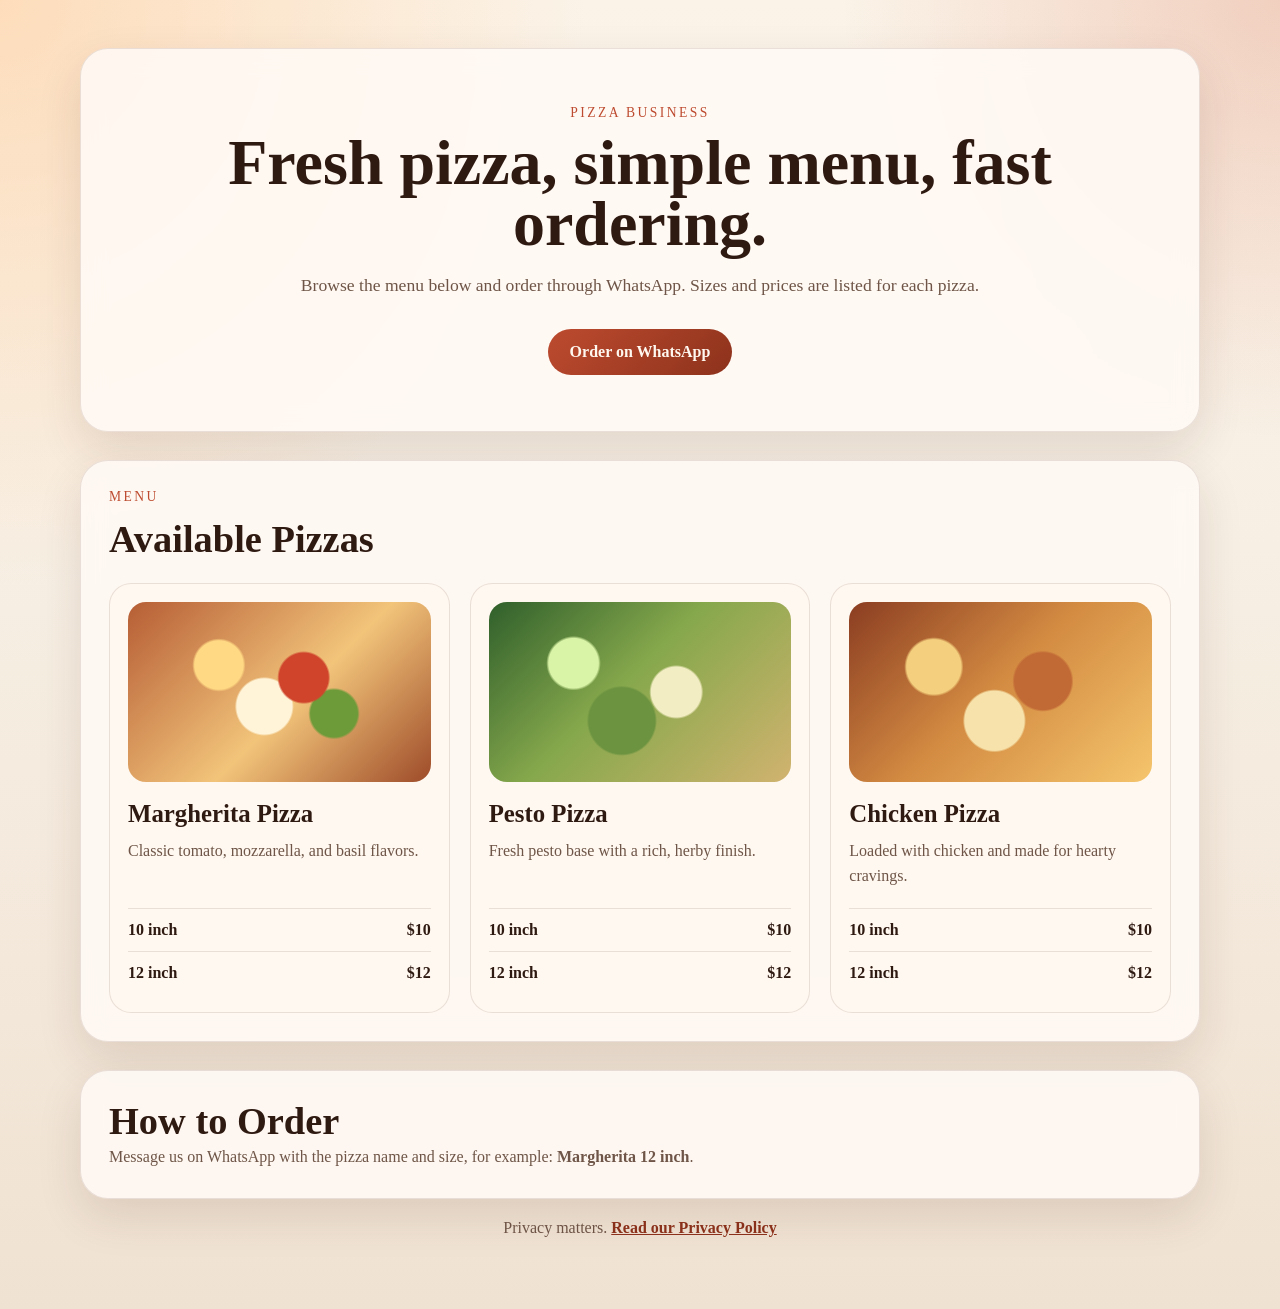
<file: index.html>
<!DOCTYPE html>
<html lang="en">
  <head>
    <meta charset="UTF-8" />
    <meta name="viewport" content="width=device-width, initial-scale=1.0" />
    <title>Pizza Business Menu</title>
    <meta
      name="description"
      content="Pizza Business menu with Margherita, Pesto, and Chicken pizzas."
    />
    <link rel="stylesheet" href="./styles.css" />
  </head>
  <body>
    <main class="page">
      <section class="hero">
        <p class="eyebrow">Pizza Business</p>
        <h1>Fresh pizza, simple menu, fast ordering.</h1>
        <p class="intro">
          Browse the menu below and order through WhatsApp. Sizes and prices are
          listed for each pizza.
        </p>
        <a class="cta" href="https://wa.me/" target="_blank" rel="noreferrer">
          Order on WhatsApp
        </a>
      </section>

      <section class="menu-section">
        <div class="section-heading">
          <p class="section-label">Menu</p>
          <h2>Available Pizzas</h2>
        </div>

        <div class="menu-grid">
          <article class="menu-card">
            <div class="card-art margherita"></div>
            <h3>Margherita Pizza</h3>
            <p class="card-copy">Classic tomato, mozzarella, and basil flavors.</p>
            <ul class="price-list">
              <li>10 inch <span>$10</span></li>
              <li>12 inch <span>$12</span></li>
            </ul>
          </article>

          <article class="menu-card">
            <div class="card-art pesto"></div>
            <h3>Pesto Pizza</h3>
            <p class="card-copy">Fresh pesto base with a rich, herby finish.</p>
            <ul class="price-list">
              <li>10 inch <span>$10</span></li>
              <li>12 inch <span>$12</span></li>
            </ul>
          </article>

          <article class="menu-card">
            <div class="card-art chicken"></div>
            <h3>Chicken Pizza</h3>
            <p class="card-copy">Loaded with chicken and made for hearty cravings.</p>
            <ul class="price-list">
              <li>10 inch <span>$10</span></li>
              <li>12 inch <span>$12</span></li>
            </ul>
          </article>
        </div>
      </section>

      <section class="note">
        <h2>How to Order</h2>
        <p>
          Message us on WhatsApp with the pizza name and size, for example:
          <strong>Margherita 12 inch</strong>.
        </p>
      </section>

      <footer class="site-footer">
        <p>
          Privacy matters.
          <a href="./privacy-policy.html">Read our Privacy Policy</a>
        </p>
      </footer>
    </main>
  </body>
</html>
</file>
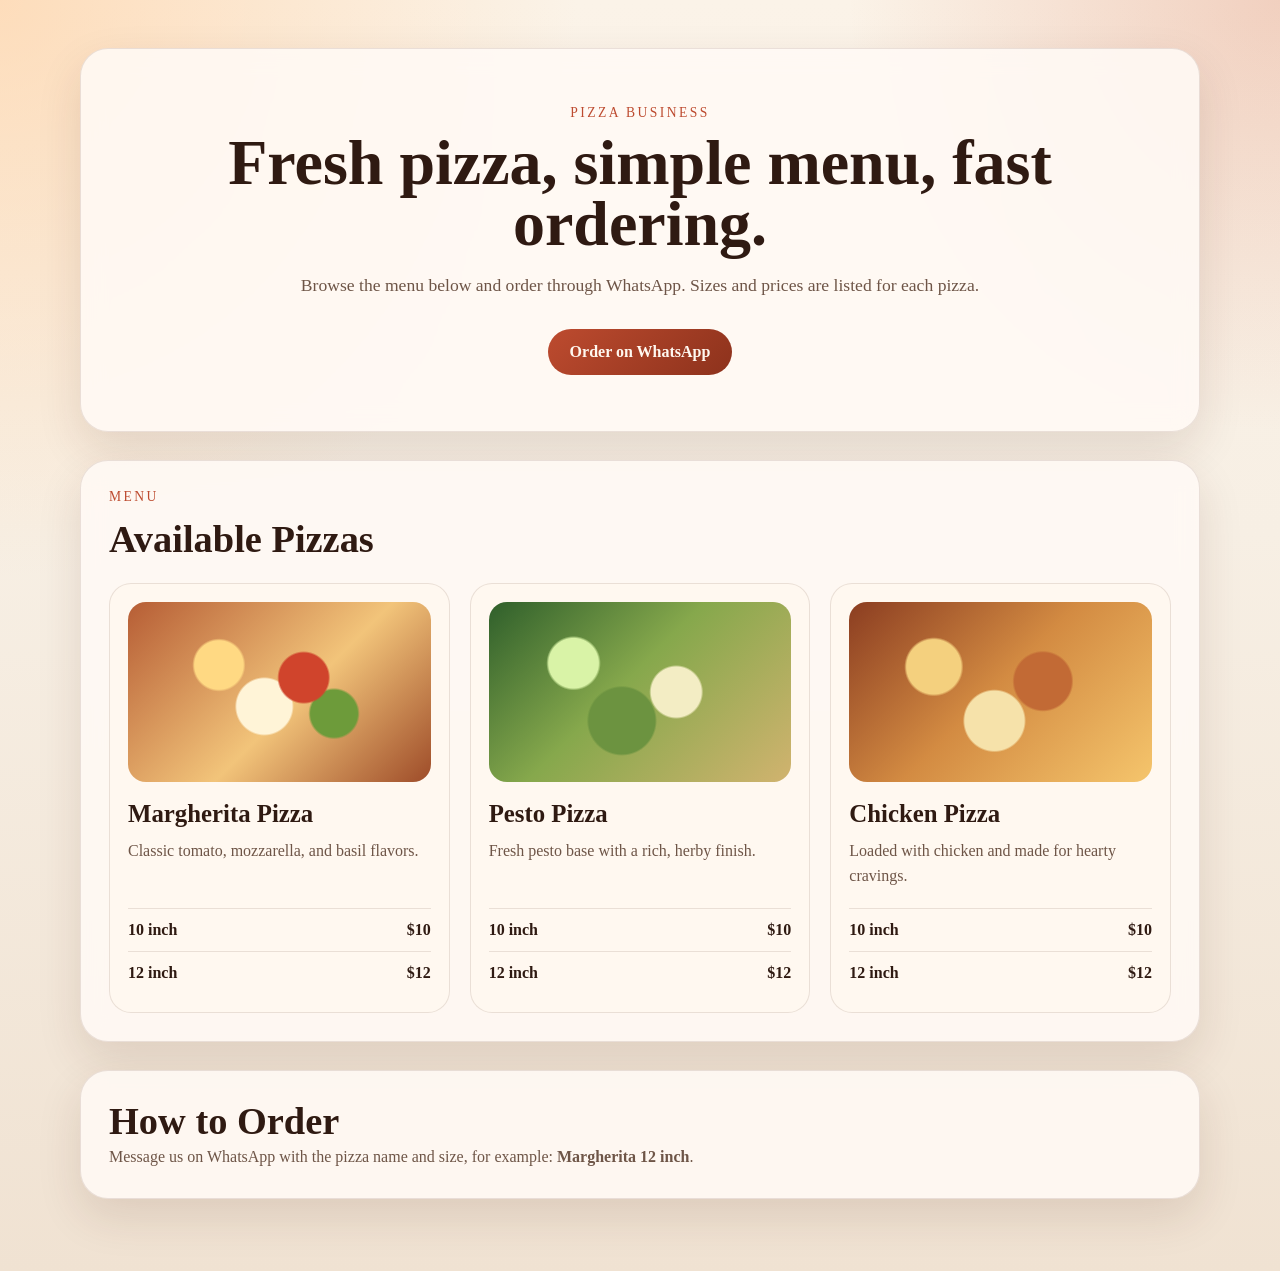
<file: site/index.html>
<!DOCTYPE html>
<html lang="en">
  <head>
    <meta charset="UTF-8" />
    <meta name="viewport" content="width=device-width, initial-scale=1.0" />
    <title>Pizza Business Menu</title>
    <meta
      name="description"
      content="Pizza Business menu with Margherita, Pesto, and Chicken pizzas."
    />
    <link rel="stylesheet" href="./styles.css" />
  </head>
  <body>
    <main class="page">
      <section class="hero">
        <p class="eyebrow">Pizza Business</p>
        <h1>Fresh pizza, simple menu, fast ordering.</h1>
        <p class="intro">
          Browse the menu below and order through WhatsApp. Sizes and prices are
          listed for each pizza.
        </p>
        <a class="cta" href="https://wa.me/" target="_blank" rel="noreferrer">
          Order on WhatsApp
        </a>
      </section>

      <section class="menu-section">
        <div class="section-heading">
          <p class="section-label">Menu</p>
          <h2>Available Pizzas</h2>
        </div>

        <div class="menu-grid">
          <article class="menu-card">
            <div class="card-art margherita"></div>
            <h3>Margherita Pizza</h3>
            <p class="card-copy">Classic tomato, mozzarella, and basil flavors.</p>
            <ul class="price-list">
              <li>10 inch <span>$10</span></li>
              <li>12 inch <span>$12</span></li>
            </ul>
          </article>

          <article class="menu-card">
            <div class="card-art pesto"></div>
            <h3>Pesto Pizza</h3>
            <p class="card-copy">Fresh pesto base with a rich, herby finish.</p>
            <ul class="price-list">
              <li>10 inch <span>$10</span></li>
              <li>12 inch <span>$12</span></li>
            </ul>
          </article>

          <article class="menu-card">
            <div class="card-art chicken"></div>
            <h3>Chicken Pizza</h3>
            <p class="card-copy">Loaded with chicken and made for hearty cravings.</p>
            <ul class="price-list">
              <li>10 inch <span>$10</span></li>
              <li>12 inch <span>$12</span></li>
            </ul>
          </article>
        </div>
      </section>

      <section class="note">
        <h2>How to Order</h2>
        <p>
          Message us on WhatsApp with the pizza name and size, for example:
          <strong>Margherita 12 inch</strong>.
        </p>
      </section>
    </main>
  </body>
</html>
</file>
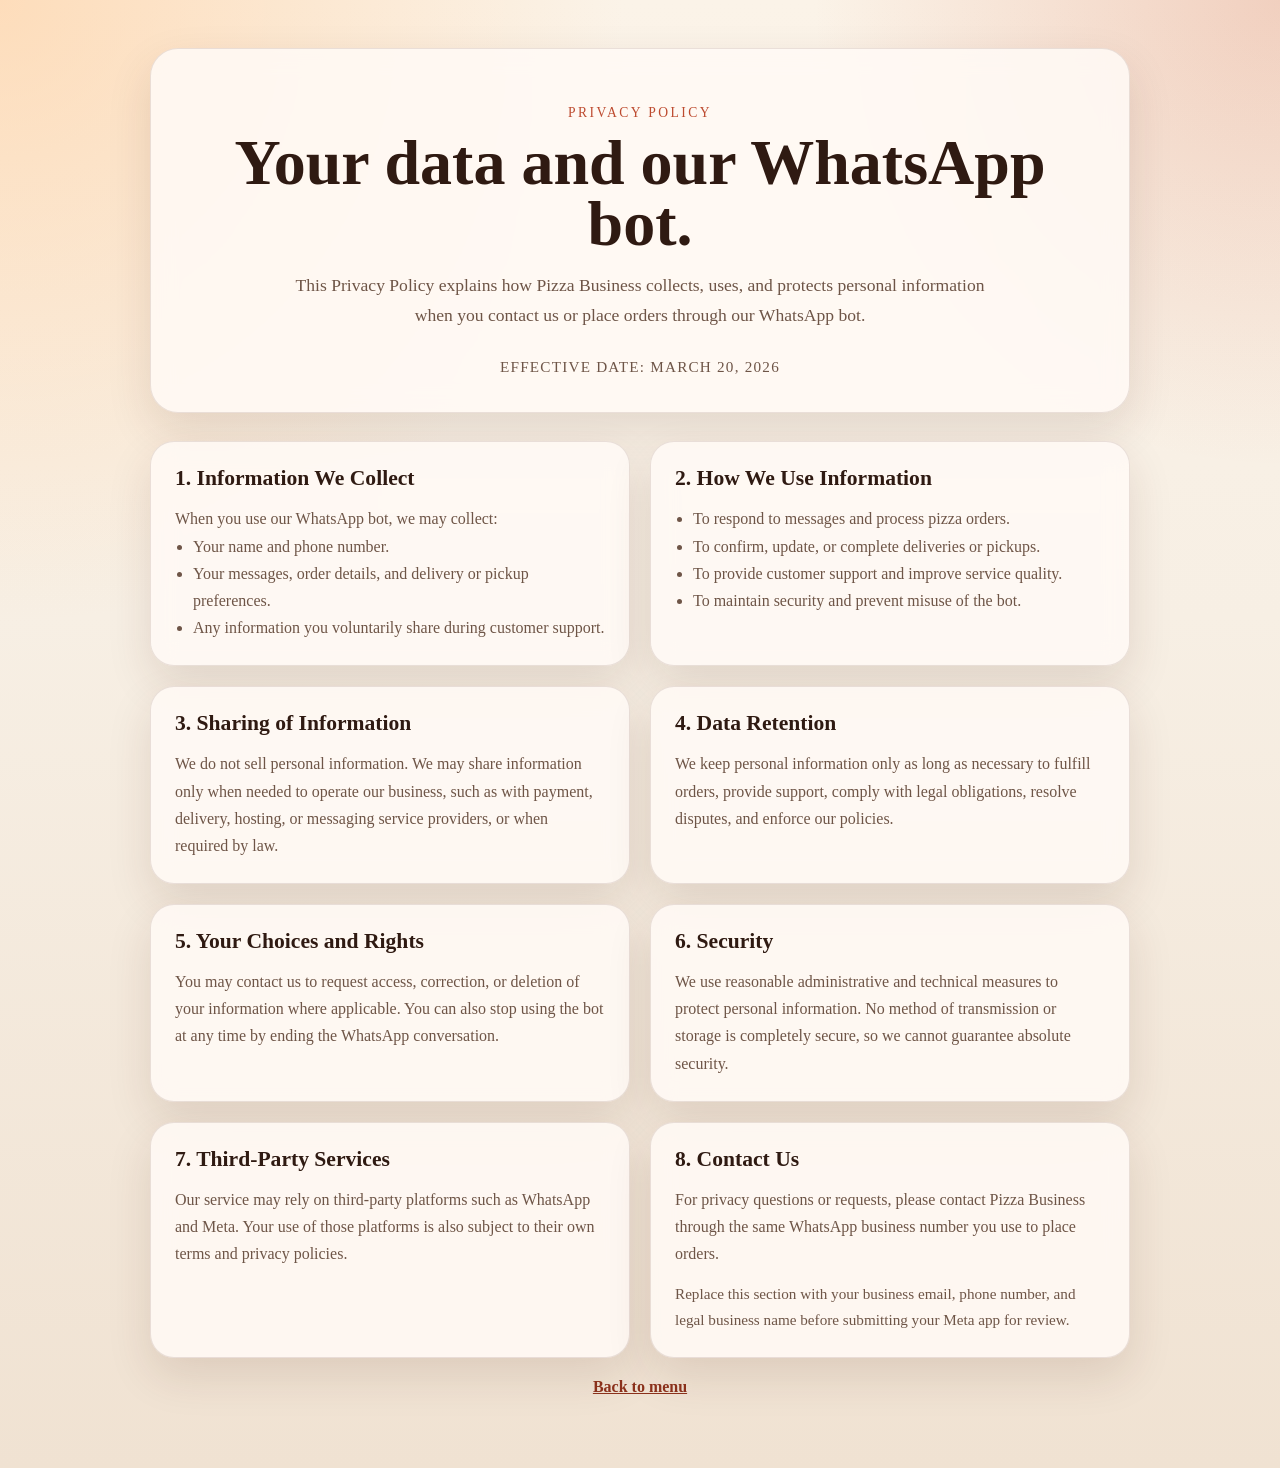
<file: privacy-policy.html>
<!DOCTYPE html>
<html lang="en">
  <head>
    <meta charset="UTF-8" />
    <meta name="viewport" content="width=device-width, initial-scale=1.0" />
    <title>Privacy Policy | Pizza Business</title>
    <meta
      name="description"
      content="Privacy Policy for the Pizza Business WhatsApp bot and related ordering service."
    />
    <link rel="stylesheet" href="./styles.css" />
  </head>
  <body>
    <main class="page policy-page">
      <section class="hero policy-hero">
        <p class="eyebrow">Privacy Policy</p>
        <h1>Your data and our WhatsApp bot.</h1>
        <p class="intro">
          This Privacy Policy explains how Pizza Business collects, uses, and
          protects personal information when you contact us or place orders
          through our WhatsApp bot.
        </p>
        <p class="policy-meta">Effective date: March 20, 2026</p>
      </section>

      <section class="policy-layout">
        <article class="policy-card">
          <h2>1. Information We Collect</h2>
          <p>When you use our WhatsApp bot, we may collect:</p>
          <ul class="policy-list">
            <li>Your name and phone number.</li>
            <li>Your messages, order details, and delivery or pickup preferences.</li>
            <li>Any information you voluntarily share during customer support.</li>
          </ul>
        </article>

        <article class="policy-card">
          <h2>2. How We Use Information</h2>
          <ul class="policy-list">
            <li>To respond to messages and process pizza orders.</li>
            <li>To confirm, update, or complete deliveries or pickups.</li>
            <li>To provide customer support and improve service quality.</li>
            <li>To maintain security and prevent misuse of the bot.</li>
          </ul>
        </article>

        <article class="policy-card">
          <h2>3. Sharing of Information</h2>
          <p>
            We do not sell personal information. We may share information only
            when needed to operate our business, such as with payment,
            delivery, hosting, or messaging service providers, or when required
            by law.
          </p>
        </article>

        <article class="policy-card">
          <h2>4. Data Retention</h2>
          <p>
            We keep personal information only as long as necessary to fulfill
            orders, provide support, comply with legal obligations, resolve
            disputes, and enforce our policies.
          </p>
        </article>

        <article class="policy-card">
          <h2>5. Your Choices and Rights</h2>
          <p>You may contact us to request access, correction, or deletion of your information where applicable. You can also stop using the bot at any time by ending the WhatsApp conversation.</p>
        </article>

        <article class="policy-card">
          <h2>6. Security</h2>
          <p>
            We use reasonable administrative and technical measures to protect
            personal information. No method of transmission or storage is
            completely secure, so we cannot guarantee absolute security.
          </p>
        </article>

        <article class="policy-card">
          <h2>7. Third-Party Services</h2>
          <p>
            Our service may rely on third-party platforms such as WhatsApp and
            Meta. Your use of those platforms is also subject to their own
            terms and privacy policies.
          </p>
        </article>

        <article class="policy-card">
          <h2>8. Contact Us</h2>
          <p>
            For privacy questions or requests, please contact Pizza Business
            through the same WhatsApp business number you use to place orders.
          </p>
          <p class="policy-small">
            Replace this section with your business email, phone number, and
            legal business name before submitting your Meta app for review.
          </p>
        </article>
      </section>

      <footer class="site-footer">
        <p><a href="./index.html">Back to menu</a></p>
      </footer>
    </main>
  </body>
</html>
</file>
<file: styles.css>
:root {
  --bg: #f7efe4;
  --panel: rgba(255, 250, 245, 0.88);
  --panel-strong: #fff8f0;
  --text: #2f1a12;
  --muted: #6e5547;
  --accent: #bd4b2f;
  --accent-dark: #8d321c;
  --border: rgba(86, 43, 27, 0.12);
  --shadow: 0 18px 45px rgba(75, 31, 16, 0.12);
}

* {
  box-sizing: border-box;
}

body {
  margin: 0;
  min-height: 100vh;
  font-family: Georgia, "Times New Roman", serif;
  color: var(--text);
  background:
    radial-gradient(circle at top left, rgba(255, 209, 163, 0.65), transparent 32%),
    radial-gradient(circle at top right, rgba(206, 83, 46, 0.22), transparent 24%),
    linear-gradient(180deg, #fbf3e8 0%, #f7efe4 42%, #f0e2d2 100%);
}

.page {
  width: min(1120px, calc(100% - 32px));
  margin: 0 auto;
  padding: 48px 0 72px;
}

.hero,
.menu-section,
.note {
  background: var(--panel);
  border: 1px solid var(--border);
  border-radius: 28px;
  box-shadow: var(--shadow);
  backdrop-filter: blur(12px);
}

.hero {
  padding: 56px 28px;
  text-align: center;
}

.eyebrow,
.section-label {
  margin: 0 0 12px;
  color: var(--accent);
  font-size: 0.85rem;
  letter-spacing: 0.18em;
  text-transform: uppercase;
}

h1,
h2,
h3,
p {
  margin-top: 0;
}

h1 {
  margin-bottom: 16px;
  font-size: clamp(2.4rem, 5vw, 4.8rem);
  line-height: 0.95;
}

.intro {
  width: min(720px, 100%);
  margin: 0 auto 28px;
  font-size: 1.1rem;
  line-height: 1.7;
  color: var(--muted);
}

.cta {
  display: inline-block;
  padding: 14px 22px;
  border-radius: 999px;
  color: #fff8f0;
  background: linear-gradient(135deg, var(--accent) 0%, var(--accent-dark) 100%);
  text-decoration: none;
  font-weight: 700;
}

.menu-section {
  margin-top: 28px;
  padding: 28px;
}

.section-heading {
  margin-bottom: 22px;
}

.section-heading h2,
.note h2 {
  margin-bottom: 0;
  font-size: clamp(1.8rem, 3vw, 2.6rem);
}

.menu-grid {
  display: grid;
  grid-template-columns: repeat(3, minmax(0, 1fr));
  gap: 20px;
}

.menu-card {
  padding: 18px;
  border: 1px solid var(--border);
  border-radius: 22px;
  background: var(--panel-strong);
}

.card-art {
  height: 180px;
  margin-bottom: 18px;
  border-radius: 18px;
  background-size: cover;
  background-position: center;
}

.margherita {
  background:
    radial-gradient(circle at 30% 35%, #ffd983 0 10%, transparent 11%),
    radial-gradient(circle at 58% 42%, #d0442c 0 12%, transparent 13%),
    radial-gradient(circle at 68% 62%, #6d9b3a 0 10%, transparent 11%),
    radial-gradient(circle at 45% 58%, #fff4d7 0 14%, transparent 15%),
    linear-gradient(135deg, #b65d35 0%, #f2c47a 55%, #9e4c29 100%);
}

.pesto {
  background:
    radial-gradient(circle at 28% 34%, #d9f3a7 0 10%, transparent 11%),
    radial-gradient(circle at 62% 50%, #f3edc4 0 12%, transparent 13%),
    radial-gradient(circle at 44% 66%, #6c9340 0 16%, transparent 17%),
    linear-gradient(135deg, #2f5f2b 0%, #86a84c 45%, #d1b36f 100%);
}

.chicken {
  background:
    radial-gradient(circle at 28% 36%, #f4d07e 0 11%, transparent 12%),
    radial-gradient(circle at 64% 44%, #c26a35 0 13%, transparent 14%),
    radial-gradient(circle at 48% 66%, #f6e2aa 0 15%, transparent 16%),
    linear-gradient(135deg, #8b3d21 0%, #d38b42 48%, #f5c56c 100%);
}

.menu-card h3 {
  margin-bottom: 10px;
  font-size: 1.55rem;
}

.card-copy {
  min-height: 52px;
  margin-bottom: 18px;
  color: var(--muted);
  line-height: 1.6;
}

.price-list {
  margin: 0;
  padding: 0;
  list-style: none;
}

.price-list li {
  display: flex;
  justify-content: space-between;
  padding: 12px 0;
  border-top: 1px solid var(--border);
  font-weight: 700;
}

.note {
  margin-top: 28px;
  padding: 28px;
}

.note p {
  margin-bottom: 0;
  color: var(--muted);
  line-height: 1.7;
}

.site-footer {
  padding: 20px 8px 0;
  text-align: center;
}

.site-footer p {
  margin-bottom: 0;
  color: var(--muted);
}

.site-footer a {
  color: var(--accent-dark);
  font-weight: 700;
}

.policy-page {
  width: min(980px, calc(100% - 32px));
}

.policy-hero {
  padding-bottom: 36px;
}

.policy-meta {
  margin-bottom: 0;
  font-size: 0.95rem;
  letter-spacing: 0.08em;
  text-transform: uppercase;
  color: var(--muted);
}

.policy-layout {
  display: grid;
  grid-template-columns: repeat(2, minmax(0, 1fr));
  gap: 20px;
  margin-top: 28px;
}

.policy-card {
  padding: 24px;
  background: var(--panel);
  border: 1px solid var(--border);
  border-radius: 24px;
  box-shadow: var(--shadow);
  backdrop-filter: blur(12px);
}

.policy-card h2 {
  margin-bottom: 14px;
  font-size: 1.35rem;
}

.policy-card p {
  margin-bottom: 0;
  color: var(--muted);
  line-height: 1.7;
}

.policy-list {
  margin: 0;
  padding-left: 18px;
  color: var(--muted);
  line-height: 1.7;
}

.policy-small {
  margin-top: 14px;
  font-size: 0.95rem;
}

@media (max-width: 900px) {
  .menu-grid {
    grid-template-columns: 1fr;
  }

  .policy-layout {
    grid-template-columns: 1fr;
  }
}

@media (max-width: 640px) {
  .page {
    width: min(100% - 20px, 1120px);
    padding-top: 24px;
    padding-bottom: 40px;
  }

  .hero,
  .menu-section,
  .note {
    border-radius: 22px;
  }

  .hero,
  .menu-section,
  .note {
    padding: 22px;
  }

  h1 {
    line-height: 1.02;
  }
}
</file>
<file: site/styles.css>
:root {
  --bg: #f7efe4;
  --panel: rgba(255, 250, 245, 0.88);
  --panel-strong: #fff8f0;
  --text: #2f1a12;
  --muted: #6e5547;
  --accent: #bd4b2f;
  --accent-dark: #8d321c;
  --border: rgba(86, 43, 27, 0.12);
  --shadow: 0 18px 45px rgba(75, 31, 16, 0.12);
}

* {
  box-sizing: border-box;
}

body {
  margin: 0;
  min-height: 100vh;
  font-family: Georgia, "Times New Roman", serif;
  color: var(--text);
  background:
    radial-gradient(circle at top left, rgba(255, 209, 163, 0.65), transparent 32%),
    radial-gradient(circle at top right, rgba(206, 83, 46, 0.22), transparent 24%),
    linear-gradient(180deg, #fbf3e8 0%, #f7efe4 42%, #f0e2d2 100%);
}

.page {
  width: min(1120px, calc(100% - 32px));
  margin: 0 auto;
  padding: 48px 0 72px;
}

.hero,
.menu-section,
.note {
  background: var(--panel);
  border: 1px solid var(--border);
  border-radius: 28px;
  box-shadow: var(--shadow);
  backdrop-filter: blur(12px);
}

.hero {
  padding: 56px 28px;
  text-align: center;
}

.eyebrow,
.section-label {
  margin: 0 0 12px;
  color: var(--accent);
  font-size: 0.85rem;
  letter-spacing: 0.18em;
  text-transform: uppercase;
}

h1,
h2,
h3,
p {
  margin-top: 0;
}

h1 {
  margin-bottom: 16px;
  font-size: clamp(2.4rem, 5vw, 4.8rem);
  line-height: 0.95;
}

.intro {
  width: min(720px, 100%);
  margin: 0 auto 28px;
  font-size: 1.1rem;
  line-height: 1.7;
  color: var(--muted);
}

.cta {
  display: inline-block;
  padding: 14px 22px;
  border-radius: 999px;
  color: #fff8f0;
  background: linear-gradient(135deg, var(--accent) 0%, var(--accent-dark) 100%);
  text-decoration: none;
  font-weight: 700;
}

.menu-section {
  margin-top: 28px;
  padding: 28px;
}

.section-heading {
  margin-bottom: 22px;
}

.section-heading h2,
.note h2 {
  margin-bottom: 0;
  font-size: clamp(1.8rem, 3vw, 2.6rem);
}

.menu-grid {
  display: grid;
  grid-template-columns: repeat(3, minmax(0, 1fr));
  gap: 20px;
}

.menu-card {
  padding: 18px;
  border: 1px solid var(--border);
  border-radius: 22px;
  background: var(--panel-strong);
}

.card-art {
  height: 180px;
  margin-bottom: 18px;
  border-radius: 18px;
  background-size: cover;
  background-position: center;
}

.margherita {
  background:
    radial-gradient(circle at 30% 35%, #ffd983 0 10%, transparent 11%),
    radial-gradient(circle at 58% 42%, #d0442c 0 12%, transparent 13%),
    radial-gradient(circle at 68% 62%, #6d9b3a 0 10%, transparent 11%),
    radial-gradient(circle at 45% 58%, #fff4d7 0 14%, transparent 15%),
    linear-gradient(135deg, #b65d35 0%, #f2c47a 55%, #9e4c29 100%);
}

.pesto {
  background:
    radial-gradient(circle at 28% 34%, #d9f3a7 0 10%, transparent 11%),
    radial-gradient(circle at 62% 50%, #f3edc4 0 12%, transparent 13%),
    radial-gradient(circle at 44% 66%, #6c9340 0 16%, transparent 17%),
    linear-gradient(135deg, #2f5f2b 0%, #86a84c 45%, #d1b36f 100%);
}

.chicken {
  background:
    radial-gradient(circle at 28% 36%, #f4d07e 0 11%, transparent 12%),
    radial-gradient(circle at 64% 44%, #c26a35 0 13%, transparent 14%),
    radial-gradient(circle at 48% 66%, #f6e2aa 0 15%, transparent 16%),
    linear-gradient(135deg, #8b3d21 0%, #d38b42 48%, #f5c56c 100%);
}

.menu-card h3 {
  margin-bottom: 10px;
  font-size: 1.55rem;
}

.card-copy {
  min-height: 52px;
  margin-bottom: 18px;
  color: var(--muted);
  line-height: 1.6;
}

.price-list {
  margin: 0;
  padding: 0;
  list-style: none;
}

.price-list li {
  display: flex;
  justify-content: space-between;
  padding: 12px 0;
  border-top: 1px solid var(--border);
  font-weight: 700;
}

.note {
  margin-top: 28px;
  padding: 28px;
}

.note p {
  margin-bottom: 0;
  color: var(--muted);
  line-height: 1.7;
}

@media (max-width: 900px) {
  .menu-grid {
    grid-template-columns: 1fr;
  }
}

@media (max-width: 640px) {
  .page {
    width: min(100% - 20px, 1120px);
    padding-top: 24px;
    padding-bottom: 40px;
  }

  .hero,
  .menu-section,
  .note {
    border-radius: 22px;
  }

  .hero,
  .menu-section,
  .note {
    padding: 22px;
  }

  h1 {
    line-height: 1.02;
  }
}
</file>
